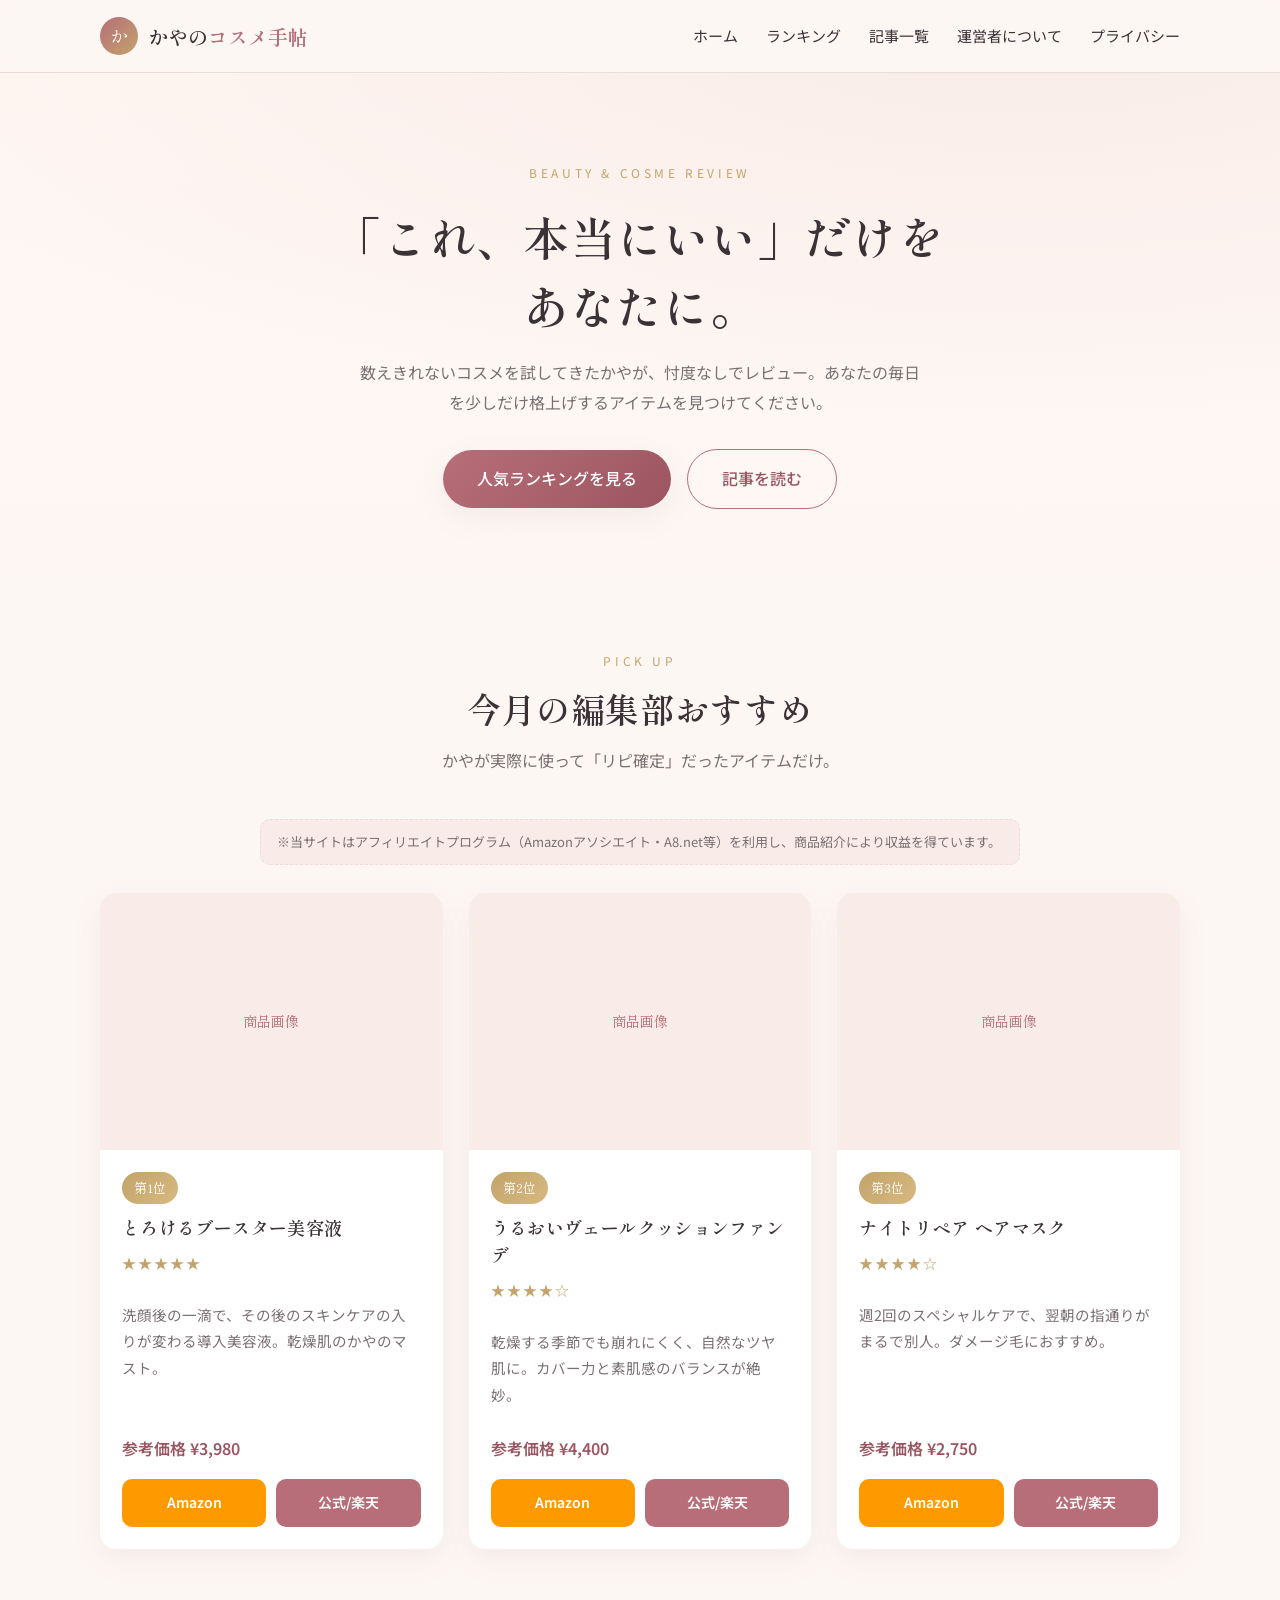
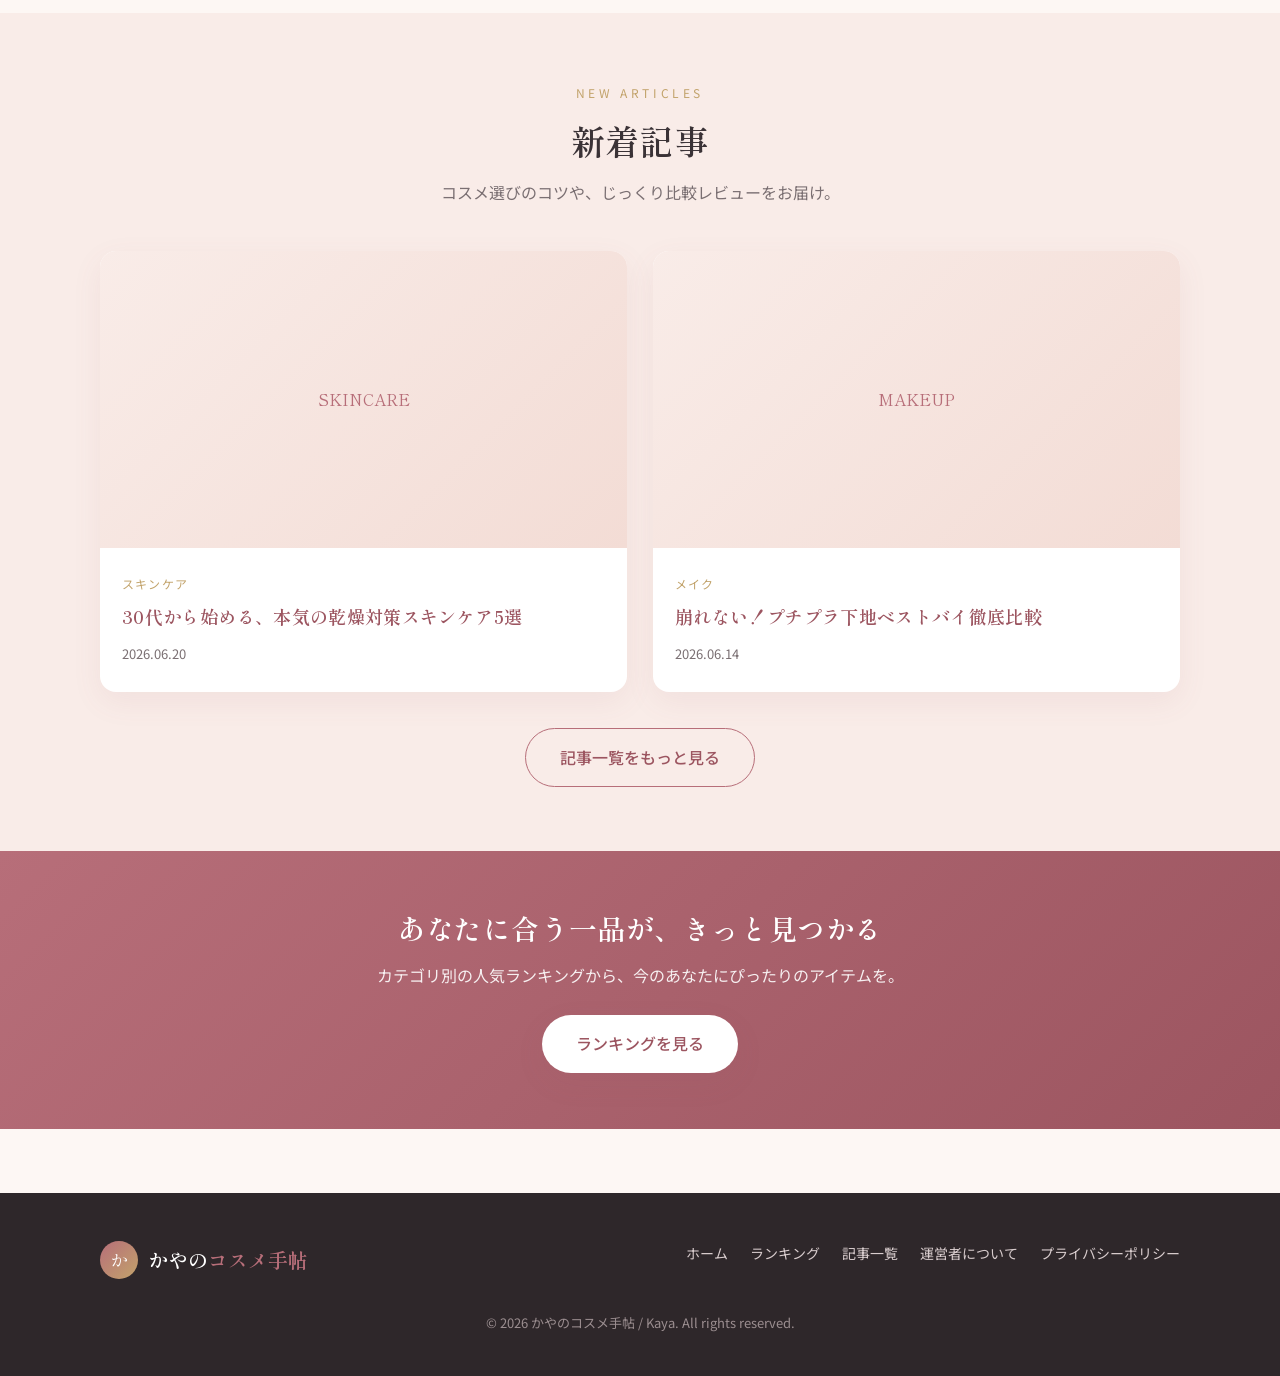
<file: index.html>
<!DOCTYPE html>
<html lang="ja">
<head>
  <meta charset="UTF-8" />
  <meta name="viewport" content="width=device-width, initial-scale=1.0" />
  <title>かやのコスメ手帖 | 大人のための美容・コスメレビュー</title>
  <meta name="description" content="かやが本音でレビューする美容・コスメの情報サイト。スキンケア・メイク・ヘアケアのおすすめアイテムをランキングと記事でご紹介します。" />
  <link rel="preconnect" href="https://fonts.googleapis.com" />
  <link rel="preconnect" href="https://fonts.gstatic.com" crossorigin />
  <link href="https://fonts.googleapis.com/css2?family=Noto+Sans+JP:wght@400;500;700&family=Shippori+Mincho:wght@500;600;700&display=swap" rel="stylesheet" />
  <link rel="stylesheet" href="css/style.css" />
</head>
<body>

  <!-- ヘッダー -->
  <header class="site-header">
    <div class="container header-inner">
      <a class="brand" href="index.html">
        <span class="logo">か</span>
        <span class="name">かやの<span>コスメ手帖</span></span>
      </a>
      <button class="nav-toggle" aria-label="メニュー">☰</button>
      <nav class="nav">
        <a href="index.html">ホーム</a>
        <a href="ranking.html">ランキング</a>
        <a href="articles.html">記事一覧</a>
        <a href="about.html">運営者について</a>
        <a href="privacy.html">プライバシー</a>
      </nav>
    </div>
  </header>

  <!-- ヒーロー -->
  <section class="hero">
    <div class="container">
      <span class="eyebrow">Beauty &amp; Cosme Review</span>
      <h1>「これ、本当にいい」だけを<br />あなたに。</h1>
      <p>数えきれないコスメを試してきたかやが、忖度なしでレビュー。あなたの毎日を少しだけ格上げするアイテムを見つけてください。</p>
      <a class="btn" href="ranking.html">人気ランキングを見る</a>
      <a class="btn btn-ghost" href="articles.html" style="margin-left:12px;">記事を読む</a>
    </div>
  </section>

  <!-- 今月のおすすめ -->
  <section class="section">
    <div class="container">
      <div class="section-head">
        <span class="eyebrow">PICK UP</span>
        <h2>今月の編集部おすすめ</h2>
        <p>かやが実際に使って「リピ確定」だったアイテムだけ。</p>
      </div>
      <div class="pr-note container" style="max-width:760px;">
        ※当サイトはアフィリエイトプログラム（Amazonアソシエイト・A8.net等）を利用し、商品紹介により収益を得ています。
      </div>

      <div class="grid grid-3">
        <!-- ▼▼ 商品カード（コピーして増やせます）▼▼ -->
        <article class="card">
          <div class="thumb"><!-- <img src="assets/item1.jpg" alt="商品名"> -->商品画像</div>
          <div class="card-body">
            <span class="rank">第1位</span>
            <h3>とろけるブースター美容液</h3>
            <div class="stars">★★★★★</div>
            <p class="desc">洗顔後の一滴で、その後のスキンケアの入りが変わる導入美容液。乾燥肌のかやのマスト。</p>
            <span class="price">参考価格 ¥3,980</span>
            <div class="aff-buttons">
              <a class="aff-btn aff-amazon" href="#" rel="nofollow sponsored" target="_blank">Amazon</a>
              <a class="aff-btn aff-a8" href="#" rel="nofollow sponsored" target="_blank">公式/楽天</a>
            </div>
          </div>
        </article>

        <article class="card">
          <div class="thumb">商品画像</div>
          <div class="card-body">
            <span class="rank">第2位</span>
            <h3>うるおいヴェールクッションファンデ</h3>
            <div class="stars">★★★★☆</div>
            <p class="desc">乾燥する季節でも崩れにくく、自然なツヤ肌に。カバー力と素肌感のバランスが絶妙。</p>
            <span class="price">参考価格 ¥4,400</span>
            <div class="aff-buttons">
              <a class="aff-btn aff-amazon" href="#" rel="nofollow sponsored" target="_blank">Amazon</a>
              <a class="aff-btn aff-a8" href="#" rel="nofollow sponsored" target="_blank">公式/楽天</a>
            </div>
          </div>
        </article>

        <article class="card">
          <div class="thumb">商品画像</div>
          <div class="card-body">
            <span class="rank">第3位</span>
            <h3>ナイトリペア ヘアマスク</h3>
            <div class="stars">★★★★☆</div>
            <p class="desc">週2回のスペシャルケアで、翌朝の指通りがまるで別人。ダメージ毛におすすめ。</p>
            <span class="price">参考価格 ¥2,750</span>
            <div class="aff-buttons">
              <a class="aff-btn aff-amazon" href="#" rel="nofollow sponsored" target="_blank">Amazon</a>
              <a class="aff-btn aff-a8" href="#" rel="nofollow sponsored" target="_blank">公式/楽天</a>
            </div>
          </div>
        </article>
        <!-- ▲▲ ここまで ▲▲ -->
      </div>
    </div>
  </section>

  <!-- 新着記事 -->
  <section class="section" style="background:var(--bg-soft);">
    <div class="container">
      <div class="section-head">
        <span class="eyebrow">NEW ARTICLES</span>
        <h2>新着記事</h2>
        <p>コスメ選びのコツや、じっくり比較レビューをお届け。</p>
      </div>
      <div class="grid grid-2">
        <a class="article-card" href="articles/sample-skincare.html">
          <div class="thumb">SKINCARE</div>
          <div class="a-body">
            <span class="cat">スキンケア</span>
            <h3>30代から始める、本気の乾燥対策スキンケア5選</h3>
            <span class="date">2026.06.20</span>
          </div>
        </a>
        <a class="article-card" href="articles/sample-makeup.html">
          <div class="thumb">MAKEUP</div>
          <div class="a-body">
            <span class="cat">メイク</span>
            <h3>崩れない！プチプラ下地ベストバイ徹底比較</h3>
            <span class="date">2026.06.14</span>
          </div>
        </a>
      </div>
      <div style="text-align:center; margin-top:36px;">
        <a class="btn btn-ghost" href="articles.html">記事一覧をもっと見る</a>
      </div>
    </div>
  </section>

  <!-- CTA -->
  <section class="cta-band">
    <div class="container">
      <h2>あなたに合う一品が、きっと見つかる</h2>
      <p>カテゴリ別の人気ランキングから、今のあなたにぴったりのアイテムを。</p>
      <a class="btn" href="ranking.html">ランキングを見る</a>
    </div>
  </section>

  <!-- フッター -->
  <footer class="site-footer">
    <div class="container footer-grid">
      <a class="brand" href="index.html">
        <span class="logo">か</span>
        <span class="name">かやの<span style="color:var(--rose)">コスメ手帖</span></span>
      </a>
      <div class="footer-links">
        <a href="index.html">ホーム</a>
        <a href="ranking.html">ランキング</a>
        <a href="articles.html">記事一覧</a>
        <a href="about.html">運営者について</a>
        <a href="privacy.html">プライバシーポリシー</a>
      </div>
    </div>
    <p class="copy">© 2026 かやのコスメ手帖 / Kaya. All rights reserved.</p>
  </footer>

  <script src="js/main.js"></script>
</body>
</html>
</file>
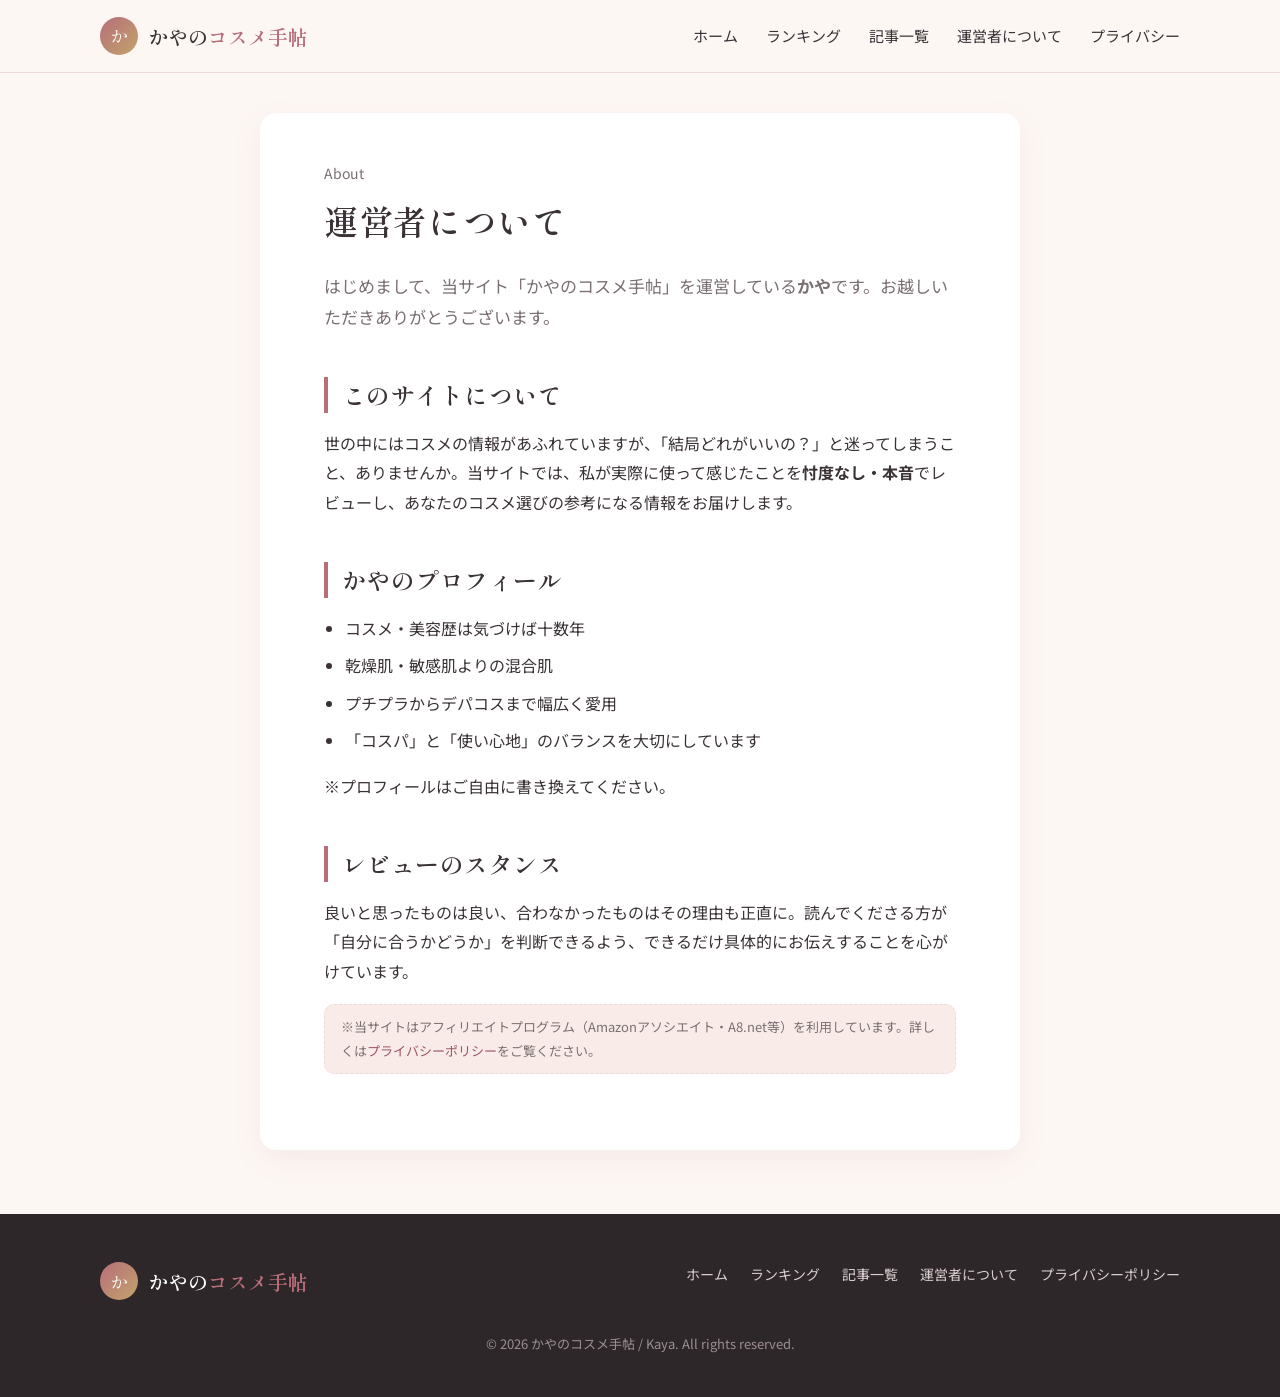
<file: about.html>
<!DOCTYPE html>
<html lang="ja">
<head>
  <meta charset="UTF-8" />
  <meta name="viewport" content="width=device-width, initial-scale=1.0" />
  <title>運営者について | かやのコスメ手帖</title>
  <meta name="description" content="「かやのコスメ手帖」運営者・かやのプロフィール。コスメ好きが本音でレビューをお届けします。" />
  <link rel="preconnect" href="https://fonts.googleapis.com" />
  <link rel="preconnect" href="https://fonts.gstatic.com" crossorigin />
  <link href="https://fonts.googleapis.com/css2?family=Noto+Sans+JP:wght@400;500;700&family=Shippori+Mincho:wght@500;600;700&display=swap" rel="stylesheet" />
  <link rel="stylesheet" href="css/style.css" />
</head>
<body>

  <header class="site-header">
    <div class="container header-inner">
      <a class="brand" href="index.html">
        <span class="logo">か</span>
        <span class="name">かやの<span>コスメ手帖</span></span>
      </a>
      <button class="nav-toggle" aria-label="メニュー">☰</button>
      <nav class="nav">
        <a href="index.html">ホーム</a>
        <a href="ranking.html">ランキング</a>
        <a href="articles.html">記事一覧</a>
        <a href="about.html">運営者について</a>
        <a href="privacy.html">プライバシー</a>
      </nav>
    </div>
  </header>

  <div class="post">
    <p class="meta">About</p>
    <h1>運営者について</h1>

    <p class="lead">はじめまして、当サイト「かやのコスメ手帖」を運営している<strong>かや</strong>です。お越しいただきありがとうございます。</p>

    <h2>このサイトについて</h2>
    <p>世の中にはコスメの情報があふれていますが、「結局どれがいいの？」と迷ってしまうこと、ありませんか。当サイトでは、私が実際に使って感じたことを<strong>忖度なし・本音</strong>でレビューし、あなたのコスメ選びの参考になる情報をお届けします。</p>

    <h2>かやのプロフィール</h2>
    <ul>
      <li>コスメ・美容歴は気づけば十数年</li>
      <li>乾燥肌・敏感肌よりの混合肌</li>
      <li>プチプラからデパコスまで幅広く愛用</li>
      <li>「コスパ」と「使い心地」のバランスを大切にしています</li>
    </ul>
    <p>※プロフィールはご自由に書き換えてください。</p>

    <h2>レビューのスタンス</h2>
    <p>良いと思ったものは良い、合わなかったものはその理由も正直に。読んでくださる方が「自分に合うかどうか」を判断できるよう、できるだけ具体的にお伝えすることを心がけています。</p>

    <div class="pr-note">
      ※当サイトはアフィリエイトプログラム（Amazonアソシエイト・A8.net等）を利用しています。詳しくは<a href="privacy.html">プライバシーポリシー</a>をご覧ください。
    </div>
  </div>

  <footer class="site-footer">
    <div class="container footer-grid">
      <a class="brand" href="index.html">
        <span class="logo">か</span>
        <span class="name">かやの<span style="color:var(--rose)">コスメ手帖</span></span>
      </a>
      <div class="footer-links">
        <a href="index.html">ホーム</a>
        <a href="ranking.html">ランキング</a>
        <a href="articles.html">記事一覧</a>
        <a href="about.html">運営者について</a>
        <a href="privacy.html">プライバシーポリシー</a>
      </div>
    </div>
    <p class="copy">© 2026 かやのコスメ手帖 / Kaya. All rights reserved.</p>
  </footer>

  <script src="js/main.js"></script>
</body>
</html>
</file>
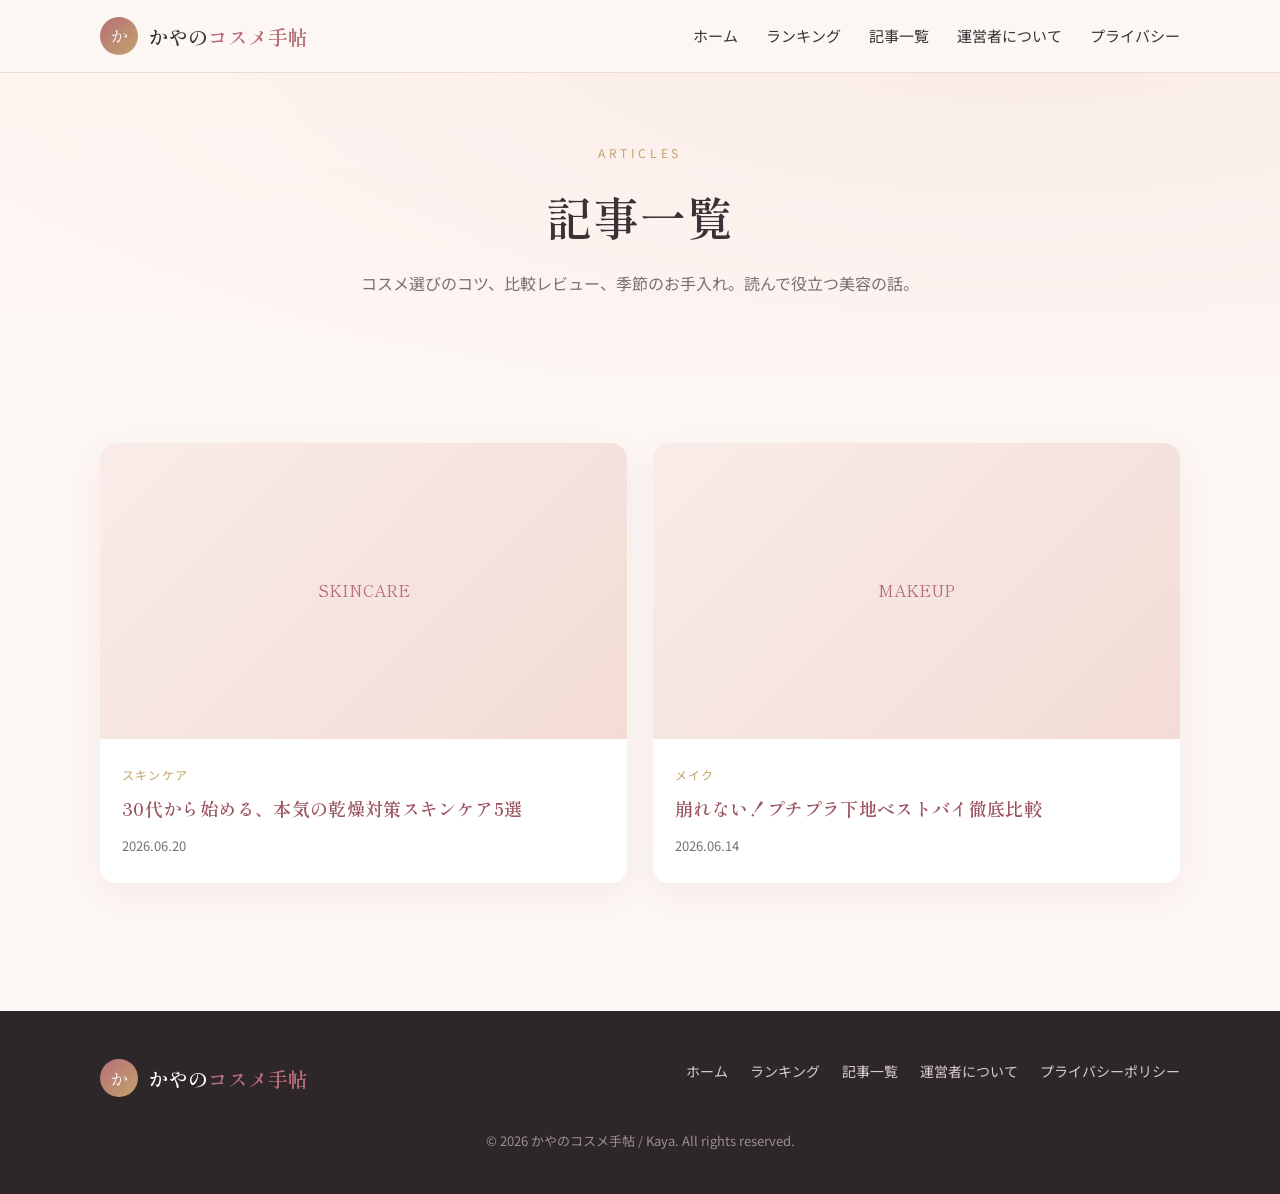
<file: articles.html>
<!DOCTYPE html>
<html lang="ja">
<head>
  <meta charset="UTF-8" />
  <meta name="viewport" content="width=device-width, initial-scale=1.0" />
  <title>記事一覧 | かやのコスメ手帖</title>
  <meta name="description" content="美容・コスメに関するレビュー記事や選び方のコツをまとめた記事一覧ページ。" />
  <link rel="preconnect" href="https://fonts.googleapis.com" />
  <link rel="preconnect" href="https://fonts.gstatic.com" crossorigin />
  <link href="https://fonts.googleapis.com/css2?family=Noto+Sans+JP:wght@400;500;700&family=Shippori+Mincho:wght@500;600;700&display=swap" rel="stylesheet" />
  <link rel="stylesheet" href="css/style.css" />
</head>
<body>

  <header class="site-header">
    <div class="container header-inner">
      <a class="brand" href="index.html">
        <span class="logo">か</span>
        <span class="name">かやの<span>コスメ手帖</span></span>
      </a>
      <button class="nav-toggle" aria-label="メニュー">☰</button>
      <nav class="nav">
        <a href="index.html">ホーム</a>
        <a href="ranking.html">ランキング</a>
        <a href="articles.html">記事一覧</a>
        <a href="about.html">運営者について</a>
        <a href="privacy.html">プライバシー</a>
      </nav>
    </div>
  </header>

  <section class="hero" style="padding:64px 0 48px;">
    <div class="container">
      <span class="eyebrow">Articles</span>
      <h1>記事一覧</h1>
      <p>コスメ選びのコツ、比較レビュー、季節のお手入れ。読んで役立つ美容の話。</p>
    </div>
  </section>

  <section class="section">
    <div class="container">
      <div class="grid grid-2">
        <a class="article-card" href="articles/sample-skincare.html">
          <div class="thumb">SKINCARE</div>
          <div class="a-body">
            <span class="cat">スキンケア</span>
            <h3>30代から始める、本気の乾燥対策スキンケア5選</h3>
            <span class="date">2026.06.20</span>
          </div>
        </a>
        <a class="article-card" href="articles/sample-makeup.html">
          <div class="thumb">MAKEUP</div>
          <div class="a-body">
            <span class="cat">メイク</span>
            <h3>崩れない！プチプラ下地ベストバイ徹底比較</h3>
            <span class="date">2026.06.14</span>
          </div>
        </a>
        <!-- 新しい記事はこのブロックをコピーして追加してください -->
      </div>
    </div>
  </section>

  <footer class="site-footer">
    <div class="container footer-grid">
      <a class="brand" href="index.html">
        <span class="logo">か</span>
        <span class="name">かやの<span style="color:var(--rose)">コスメ手帖</span></span>
      </a>
      <div class="footer-links">
        <a href="index.html">ホーム</a>
        <a href="ranking.html">ランキング</a>
        <a href="articles.html">記事一覧</a>
        <a href="about.html">運営者について</a>
        <a href="privacy.html">プライバシーポリシー</a>
      </div>
    </div>
    <p class="copy">© 2026 かやのコスメ手帖 / Kaya. All rights reserved.</p>
  </footer>

  <script src="js/main.js"></script>
</body>
</html>
</file>
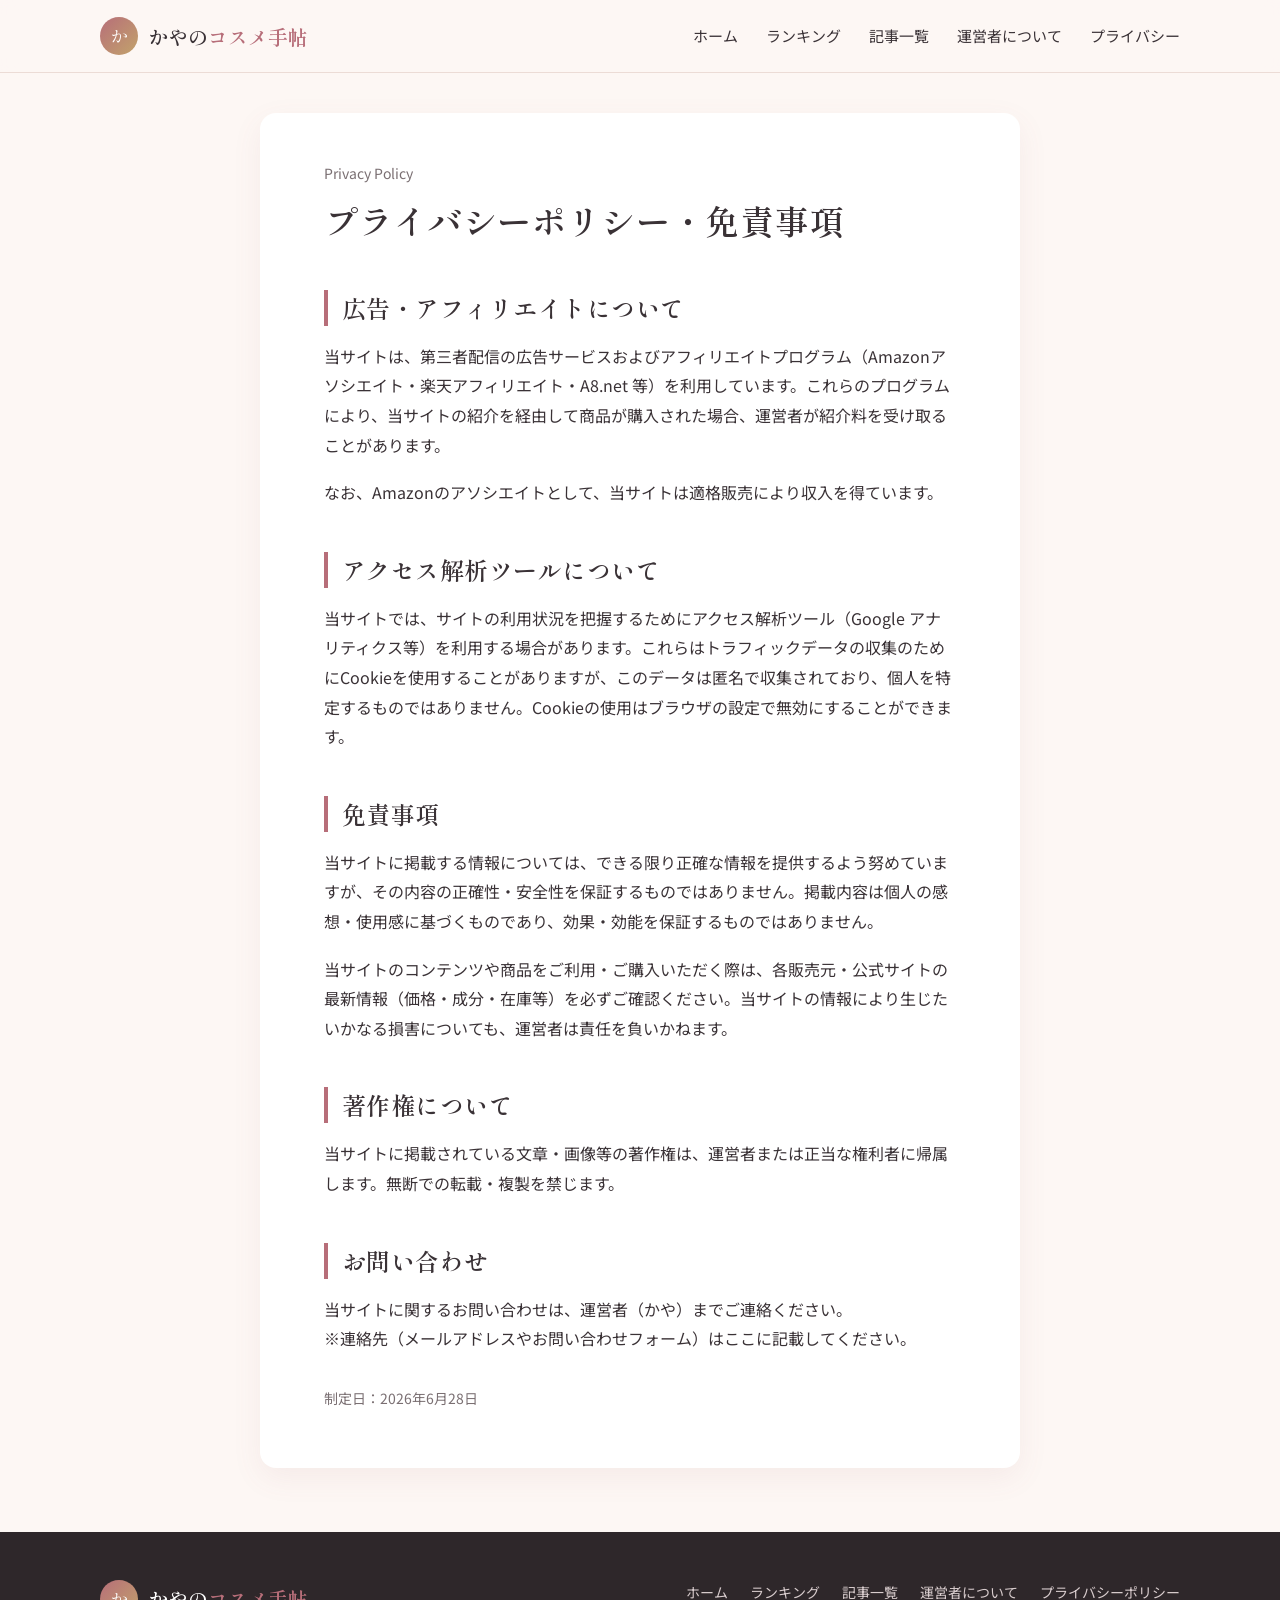
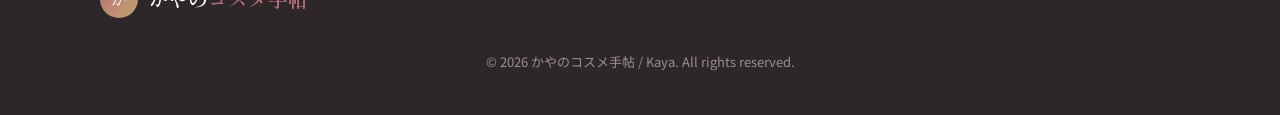
<file: privacy.html>
<!DOCTYPE html>
<html lang="ja">
<head>
  <meta charset="UTF-8" />
  <meta name="viewport" content="width=device-width, initial-scale=1.0" />
  <title>プライバシーポリシー・免責事項 | かやのコスメ手帖</title>
  <meta name="description" content="「かやのコスメ手帖」のプライバシーポリシー、アフィリエイトに関する表記、免責事項。" />
  <link rel="preconnect" href="https://fonts.googleapis.com" />
  <link rel="preconnect" href="https://fonts.gstatic.com" crossorigin />
  <link href="https://fonts.googleapis.com/css2?family=Noto+Sans+JP:wght@400;500;700&family=Shippori+Mincho:wght@500;600;700&display=swap" rel="stylesheet" />
  <link rel="stylesheet" href="css/style.css" />
</head>
<body>

  <header class="site-header">
    <div class="container header-inner">
      <a class="brand" href="index.html">
        <span class="logo">か</span>
        <span class="name">かやの<span>コスメ手帖</span></span>
      </a>
      <button class="nav-toggle" aria-label="メニュー">☰</button>
      <nav class="nav">
        <a href="index.html">ホーム</a>
        <a href="ranking.html">ランキング</a>
        <a href="articles.html">記事一覧</a>
        <a href="about.html">運営者について</a>
        <a href="privacy.html">プライバシー</a>
      </nav>
    </div>
  </header>

  <div class="post">
    <p class="meta">Privacy Policy</p>
    <h1>プライバシーポリシー・免責事項</h1>

    <h2>広告・アフィリエイトについて</h2>
    <p>当サイトは、第三者配信の広告サービスおよびアフィリエイトプログラム（Amazonアソシエイト・楽天アフィリエイト・A8.net 等）を利用しています。これらのプログラムにより、当サイトの紹介を経由して商品が購入された場合、運営者が紹介料を受け取ることがあります。</p>
    <p>なお、Amazonのアソシエイトとして、当サイトは適格販売により収入を得ています。</p>

    <h2>アクセス解析ツールについて</h2>
    <p>当サイトでは、サイトの利用状況を把握するためにアクセス解析ツール（Google アナリティクス等）を利用する場合があります。これらはトラフィックデータの収集のためにCookieを使用することがありますが、このデータは匿名で収集されており、個人を特定するものではありません。Cookieの使用はブラウザの設定で無効にすることができます。</p>

    <h2>免責事項</h2>
    <p>当サイトに掲載する情報については、できる限り正確な情報を提供するよう努めていますが、その内容の正確性・安全性を保証するものではありません。掲載内容は個人の感想・使用感に基づくものであり、効果・効能を保証するものではありません。</p>
    <p>当サイトのコンテンツや商品をご利用・ご購入いただく際は、各販売元・公式サイトの最新情報（価格・成分・在庫等）を必ずご確認ください。当サイトの情報により生じたいかなる損害についても、運営者は責任を負いかねます。</p>

    <h2>著作権について</h2>
    <p>当サイトに掲載されている文章・画像等の著作権は、運営者または正当な権利者に帰属します。無断での転載・複製を禁じます。</p>

    <h2>お問い合わせ</h2>
    <p>当サイトに関するお問い合わせは、運営者（かや）までご連絡ください。<br />
      ※連絡先（メールアドレスやお問い合わせフォーム）はここに記載してください。</p>

    <p class="meta" style="margin-top:32px;">制定日：2026年6月28日</p>
  </div>

  <footer class="site-footer">
    <div class="container footer-grid">
      <a class="brand" href="index.html">
        <span class="logo">か</span>
        <span class="name">かやの<span style="color:var(--rose)">コスメ手帖</span></span>
      </a>
      <div class="footer-links">
        <a href="index.html">ホーム</a>
        <a href="ranking.html">ランキング</a>
        <a href="articles.html">記事一覧</a>
        <a href="about.html">運営者について</a>
        <a href="privacy.html">プライバシーポリシー</a>
      </div>
    </div>
    <p class="copy">© 2026 かやのコスメ手帖 / Kaya. All rights reserved.</p>
  </footer>

  <script src="js/main.js"></script>
</body>
</html>
</file>
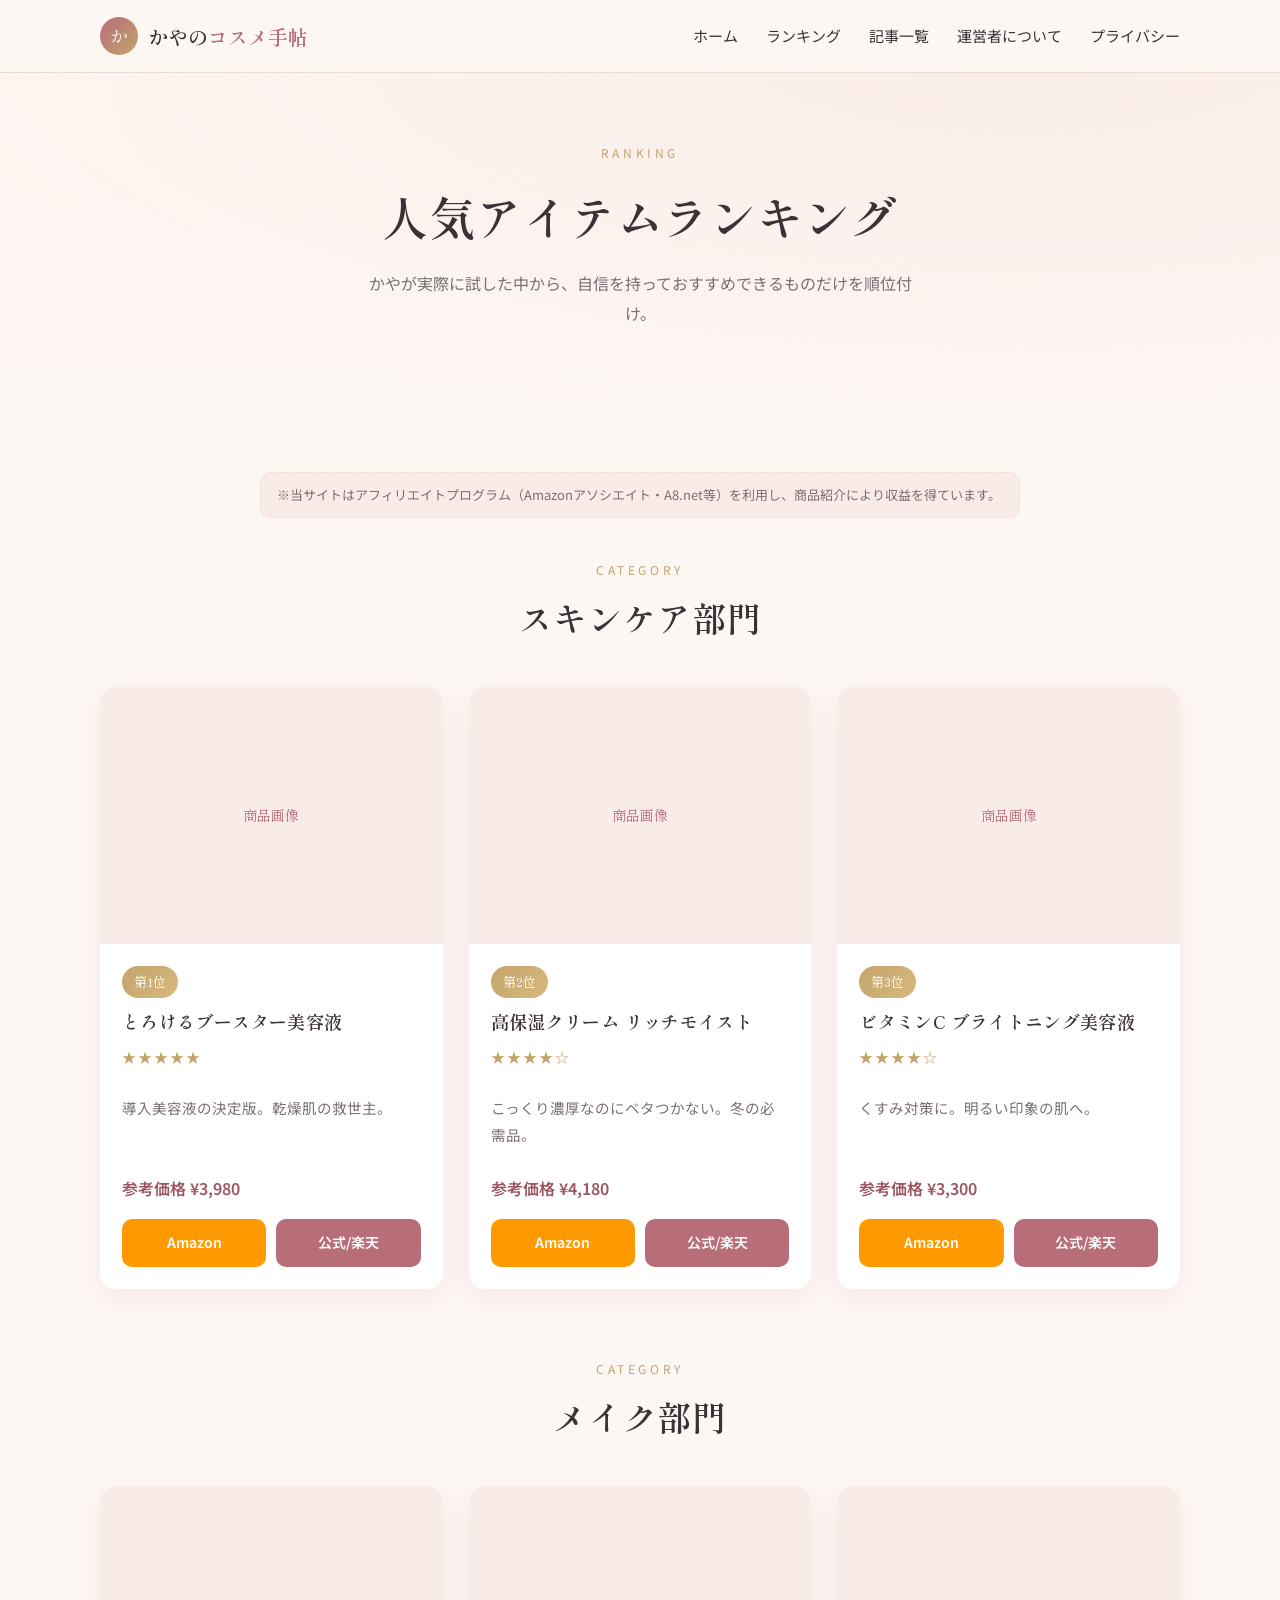
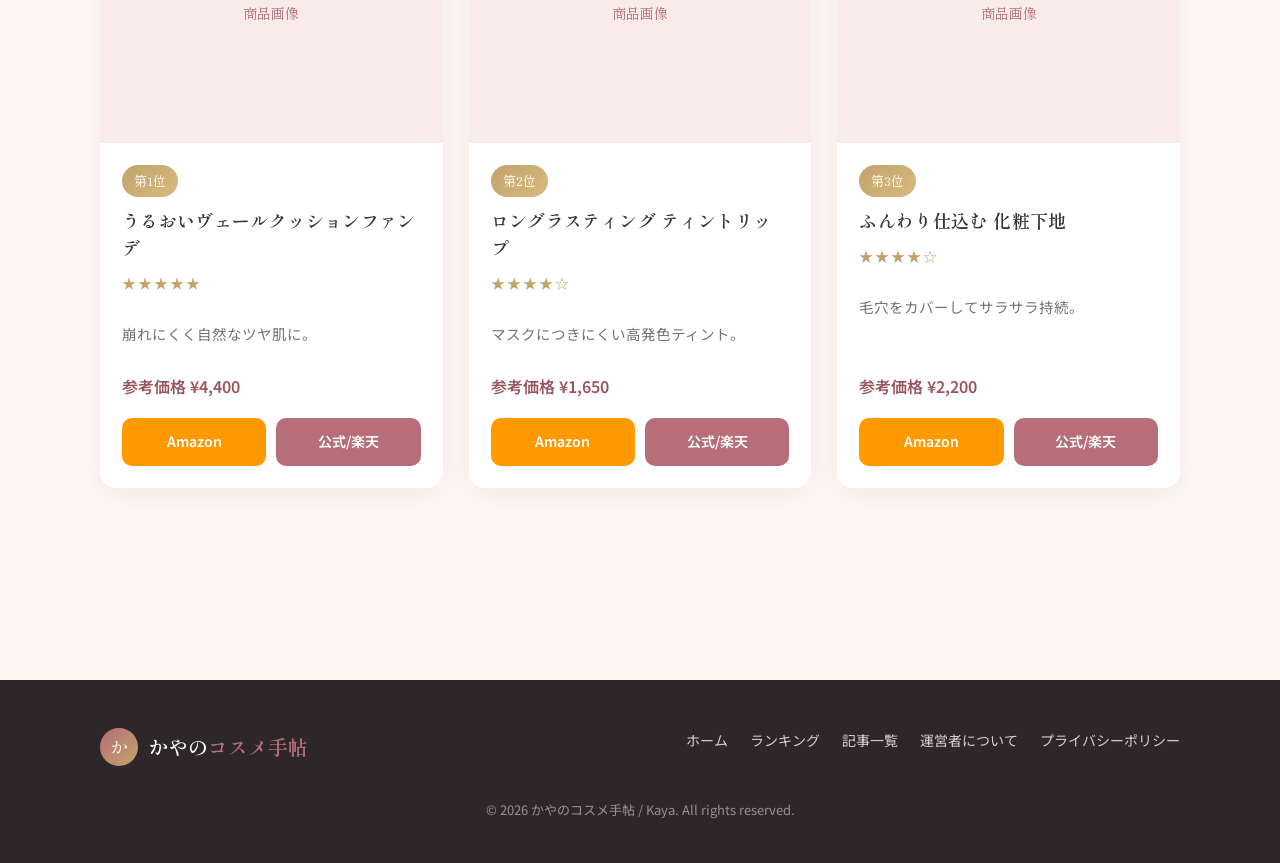
<file: ranking.html>
<!DOCTYPE html>
<html lang="ja">
<head>
  <meta charset="UTF-8" />
  <meta name="viewport" content="width=device-width, initial-scale=1.0" />
  <title>人気ランキング | かやのコスメ手帖</title>
  <meta name="description" content="かやが厳選した美容・コスメの人気ランキング。スキンケア・メイク・ヘアケアのおすすめアイテムを順位つきでご紹介。" />
  <link rel="preconnect" href="https://fonts.googleapis.com" />
  <link rel="preconnect" href="https://fonts.gstatic.com" crossorigin />
  <link href="https://fonts.googleapis.com/css2?family=Noto+Sans+JP:wght@400;500;700&family=Shippori+Mincho:wght@500;600;700&display=swap" rel="stylesheet" />
  <link rel="stylesheet" href="css/style.css" />
</head>
<body>

  <header class="site-header">
    <div class="container header-inner">
      <a class="brand" href="index.html">
        <span class="logo">か</span>
        <span class="name">かやの<span>コスメ手帖</span></span>
      </a>
      <button class="nav-toggle" aria-label="メニュー">☰</button>
      <nav class="nav">
        <a href="index.html">ホーム</a>
        <a href="ranking.html">ランキング</a>
        <a href="articles.html">記事一覧</a>
        <a href="about.html">運営者について</a>
        <a href="privacy.html">プライバシー</a>
      </nav>
    </div>
  </header>

  <section class="hero" style="padding:64px 0 48px;">
    <div class="container">
      <span class="eyebrow">Ranking</span>
      <h1>人気アイテムランキング</h1>
      <p>かやが実際に試した中から、自信を持っておすすめできるものだけを順位付け。</p>
    </div>
  </section>

  <section class="section">
    <div class="container">
      <div class="pr-note" style="max-width:760px; margin:0 auto 36px;">
        ※当サイトはアフィリエイトプログラム（Amazonアソシエイト・A8.net等）を利用し、商品紹介により収益を得ています。
      </div>

      <!-- スキンケア部門 -->
      <div class="section-head"><span class="eyebrow">CATEGORY</span><h2>スキンケア部門</h2></div>
      <div class="grid grid-3" style="margin-bottom:64px;">
        <article class="card">
          <div class="thumb">商品画像</div>
          <div class="card-body">
            <span class="rank">第1位</span>
            <h3>とろけるブースター美容液</h3>
            <div class="stars">★★★★★</div>
            <p class="desc">導入美容液の決定版。乾燥肌の救世主。</p>
            <span class="price">参考価格 ¥3,980</span>
            <div class="aff-buttons">
              <a class="aff-btn aff-amazon" href="#" rel="nofollow sponsored" target="_blank">Amazon</a>
              <a class="aff-btn aff-a8" href="#" rel="nofollow sponsored" target="_blank">公式/楽天</a>
            </div>
          </div>
        </article>
        <article class="card">
          <div class="thumb">商品画像</div>
          <div class="card-body">
            <span class="rank">第2位</span>
            <h3>高保湿クリーム リッチモイスト</h3>
            <div class="stars">★★★★☆</div>
            <p class="desc">こっくり濃厚なのにベタつかない。冬の必需品。</p>
            <span class="price">参考価格 ¥4,180</span>
            <div class="aff-buttons">
              <a class="aff-btn aff-amazon" href="#" rel="nofollow sponsored" target="_blank">Amazon</a>
              <a class="aff-btn aff-a8" href="#" rel="nofollow sponsored" target="_blank">公式/楽天</a>
            </div>
          </div>
        </article>
        <article class="card">
          <div class="thumb">商品画像</div>
          <div class="card-body">
            <span class="rank">第3位</span>
            <h3>ビタミンC ブライトニング美容液</h3>
            <div class="stars">★★★★☆</div>
            <p class="desc">くすみ対策に。明るい印象の肌へ。</p>
            <span class="price">参考価格 ¥3,300</span>
            <div class="aff-buttons">
              <a class="aff-btn aff-amazon" href="#" rel="nofollow sponsored" target="_blank">Amazon</a>
              <a class="aff-btn aff-a8" href="#" rel="nofollow sponsored" target="_blank">公式/楽天</a>
            </div>
          </div>
        </article>
      </div>

      <!-- メイク部門 -->
      <div class="section-head"><span class="eyebrow">CATEGORY</span><h2>メイク部門</h2></div>
      <div class="grid grid-3" style="margin-bottom:64px;">
        <article class="card">
          <div class="thumb">商品画像</div>
          <div class="card-body">
            <span class="rank">第1位</span>
            <h3>うるおいヴェールクッションファンデ</h3>
            <div class="stars">★★★★★</div>
            <p class="desc">崩れにくく自然なツヤ肌に。</p>
            <span class="price">参考価格 ¥4,400</span>
            <div class="aff-buttons">
              <a class="aff-btn aff-amazon" href="#" rel="nofollow sponsored" target="_blank">Amazon</a>
              <a class="aff-btn aff-a8" href="#" rel="nofollow sponsored" target="_blank">公式/楽天</a>
            </div>
          </div>
        </article>
        <article class="card">
          <div class="thumb">商品画像</div>
          <div class="card-body">
            <span class="rank">第2位</span>
            <h3>ロングラスティング ティントリップ</h3>
            <div class="stars">★★★★☆</div>
            <p class="desc">マスクにつきにくい高発色ティント。</p>
            <span class="price">参考価格 ¥1,650</span>
            <div class="aff-buttons">
              <a class="aff-btn aff-amazon" href="#" rel="nofollow sponsored" target="_blank">Amazon</a>
              <a class="aff-btn aff-a8" href="#" rel="nofollow sponsored" target="_blank">公式/楽天</a>
            </div>
          </div>
        </article>
        <article class="card">
          <div class="thumb">商品画像</div>
          <div class="card-body">
            <span class="rank">第3位</span>
            <h3>ふんわり仕込む 化粧下地</h3>
            <div class="stars">★★★★☆</div>
            <p class="desc">毛穴をカバーしてサラサラ持続。</p>
            <span class="price">参考価格 ¥2,200</span>
            <div class="aff-buttons">
              <a class="aff-btn aff-amazon" href="#" rel="nofollow sponsored" target="_blank">Amazon</a>
              <a class="aff-btn aff-a8" href="#" rel="nofollow sponsored" target="_blank">公式/楽天</a>
            </div>
          </div>
        </article>
      </div>
    </div>
  </section>

  <footer class="site-footer">
    <div class="container footer-grid">
      <a class="brand" href="index.html">
        <span class="logo">か</span>
        <span class="name">かやの<span style="color:var(--rose)">コスメ手帖</span></span>
      </a>
      <div class="footer-links">
        <a href="index.html">ホーム</a>
        <a href="ranking.html">ランキング</a>
        <a href="articles.html">記事一覧</a>
        <a href="about.html">運営者について</a>
        <a href="privacy.html">プライバシーポリシー</a>
      </div>
    </div>
    <p class="copy">© 2026 かやのコスメ手帖 / Kaya. All rights reserved.</p>
  </footer>

  <script src="js/main.js"></script>
</body>
</html>
</file>
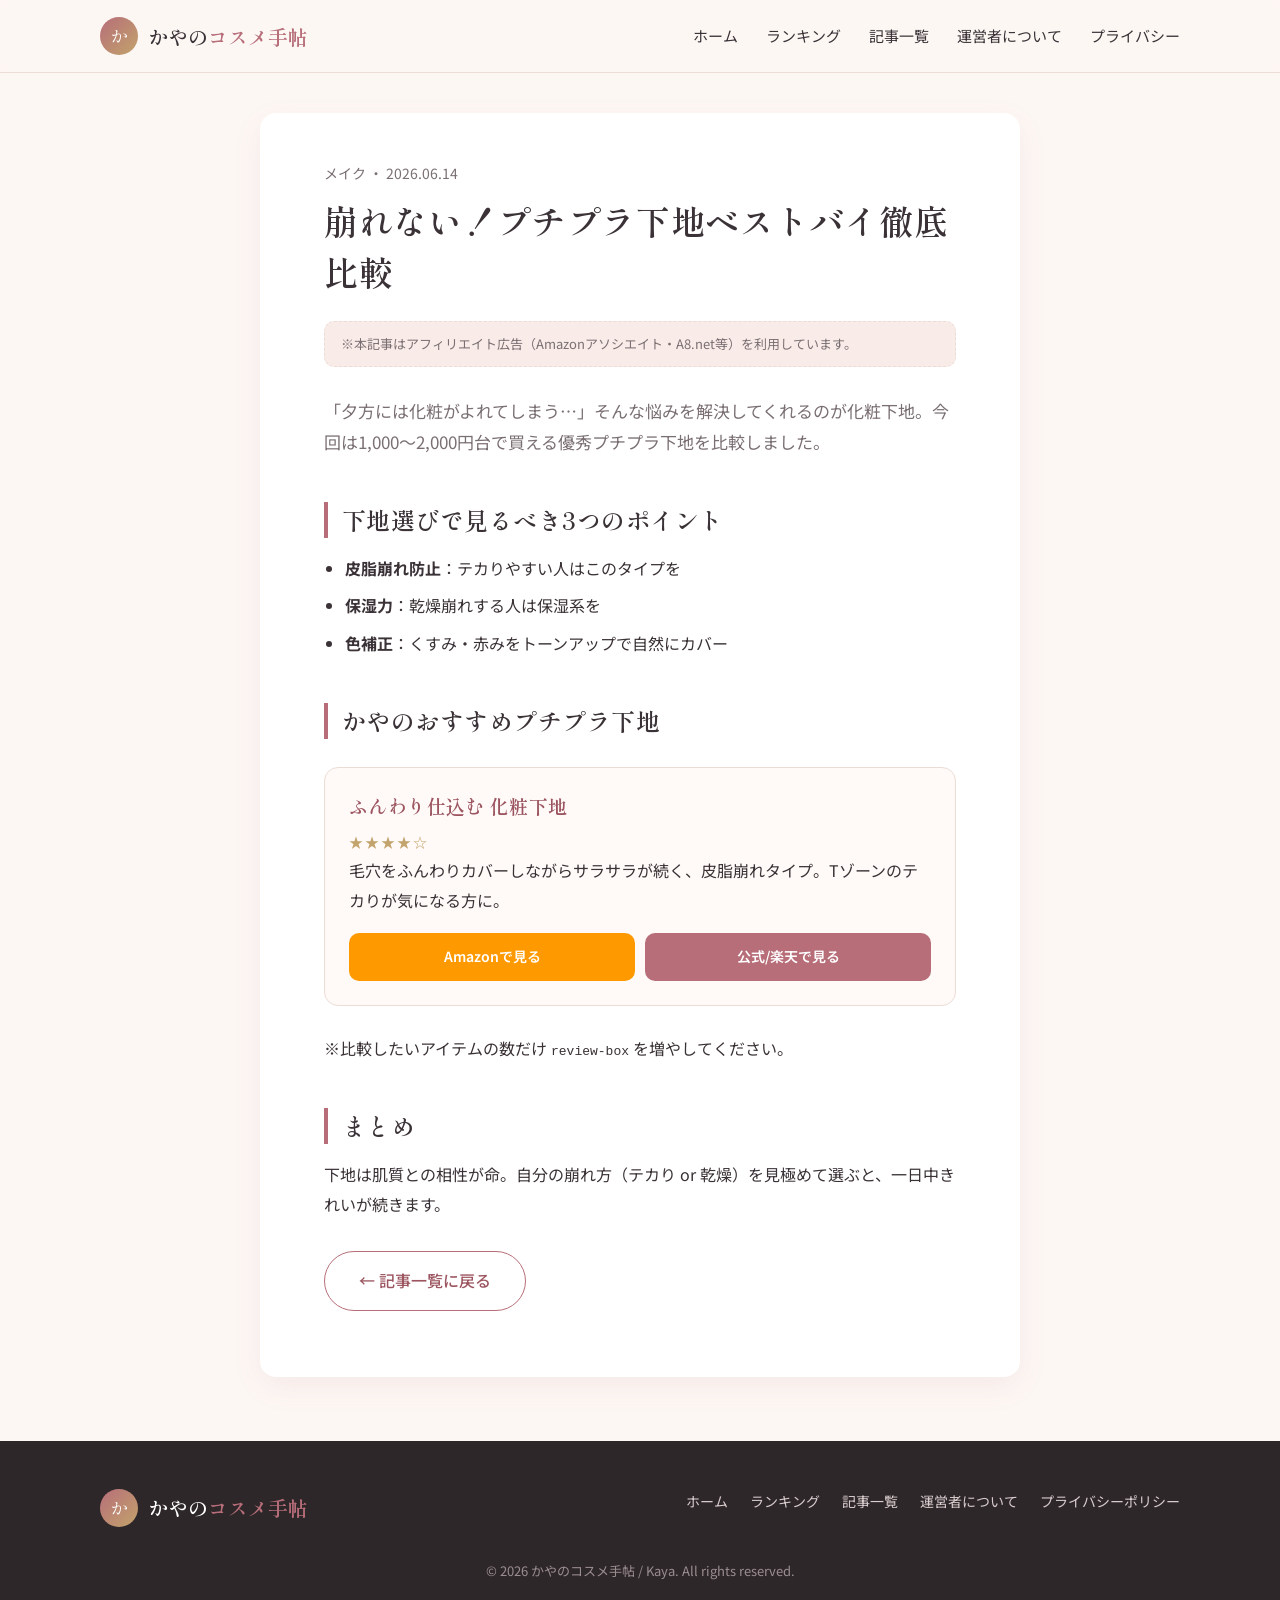
<file: articles/sample-makeup.html>
<!DOCTYPE html>
<html lang="ja">
<head>
  <meta charset="UTF-8" />
  <meta name="viewport" content="width=device-width, initial-scale=1.0" />
  <title>崩れない！プチプラ下地ベストバイ徹底比較 | かやのコスメ手帖</title>
  <meta name="description" content="一日中崩れにくいプチプラ化粧下地を、かやが実際に比較レビュー。コスパ重視の方におすすめです。" />
  <link rel="preconnect" href="https://fonts.googleapis.com" />
  <link rel="preconnect" href="https://fonts.gstatic.com" crossorigin />
  <link href="https://fonts.googleapis.com/css2?family=Noto+Sans+JP:wght@400;500;700&family=Shippori+Mincho:wght@500;600;700&display=swap" rel="stylesheet" />
  <link rel="stylesheet" href="../css/style.css" />
</head>
<body>

  <header class="site-header">
    <div class="container header-inner">
      <a class="brand" href="../index.html">
        <span class="logo">か</span>
        <span class="name">かやの<span>コスメ手帖</span></span>
      </a>
      <button class="nav-toggle" aria-label="メニュー">☰</button>
      <nav class="nav">
        <a href="../index.html">ホーム</a>
        <a href="../ranking.html">ランキング</a>
        <a href="../articles.html">記事一覧</a>
        <a href="../about.html">運営者について</a>
        <a href="../privacy.html">プライバシー</a>
      </nav>
    </div>
  </header>

  <article class="post">
    <p class="meta">メイク ・ 2026.06.14</p>
    <h1>崩れない！プチプラ下地ベストバイ徹底比較</h1>

    <div class="pr-note">
      ※本記事はアフィリエイト広告（Amazonアソシエイト・A8.net等）を利用しています。
    </div>

    <p class="lead">「夕方には化粧がよれてしまう…」そんな悩みを解決してくれるのが化粧下地。今回は1,000〜2,000円台で買える優秀プチプラ下地を比較しました。</p>

    <h2>下地選びで見るべき3つのポイント</h2>
    <ul>
      <li><strong>皮脂崩れ防止</strong>：テカりやすい人はこのタイプを</li>
      <li><strong>保湿力</strong>：乾燥崩れする人は保湿系を</li>
      <li><strong>色補正</strong>：くすみ・赤みをトーンアップで自然にカバー</li>
    </ul>

    <h2>かやのおすすめプチプラ下地</h2>

    <div class="review-box">
      <h3>ふんわり仕込む 化粧下地</h3>
      <div class="stars">★★★★☆</div>
      <p>毛穴をふんわりカバーしながらサラサラが続く、皮脂崩れタイプ。Tゾーンのテカりが気になる方に。</p>
      <div class="aff-buttons">
        <a class="aff-btn aff-amazon" href="#" rel="nofollow sponsored" target="_blank">Amazonで見る</a>
        <a class="aff-btn aff-a8" href="#" rel="nofollow sponsored" target="_blank">公式/楽天で見る</a>
      </div>
    </div>

    <p>※比較したいアイテムの数だけ <code>review-box</code> を増やしてください。</p>

    <h2>まとめ</h2>
    <p>下地は肌質との相性が命。自分の崩れ方（テカり or 乾燥）を見極めて選ぶと、一日中きれいが続きます。</p>

    <p style="margin-top:32px;"><a class="btn btn-ghost" href="../articles.html">← 記事一覧に戻る</a></p>
  </article>

  <footer class="site-footer">
    <div class="container footer-grid">
      <a class="brand" href="../index.html">
        <span class="logo">か</span>
        <span class="name">かやの<span style="color:var(--rose)">コスメ手帖</span></span>
      </a>
      <div class="footer-links">
        <a href="../index.html">ホーム</a>
        <a href="../ranking.html">ランキング</a>
        <a href="../articles.html">記事一覧</a>
        <a href="../about.html">運営者について</a>
        <a href="../privacy.html">プライバシーポリシー</a>
      </div>
    </div>
    <p class="copy">© 2026 かやのコスメ手帖 / Kaya. All rights reserved.</p>
  </footer>

  <script src="../js/main.js"></script>
</body>
</html>
</file>
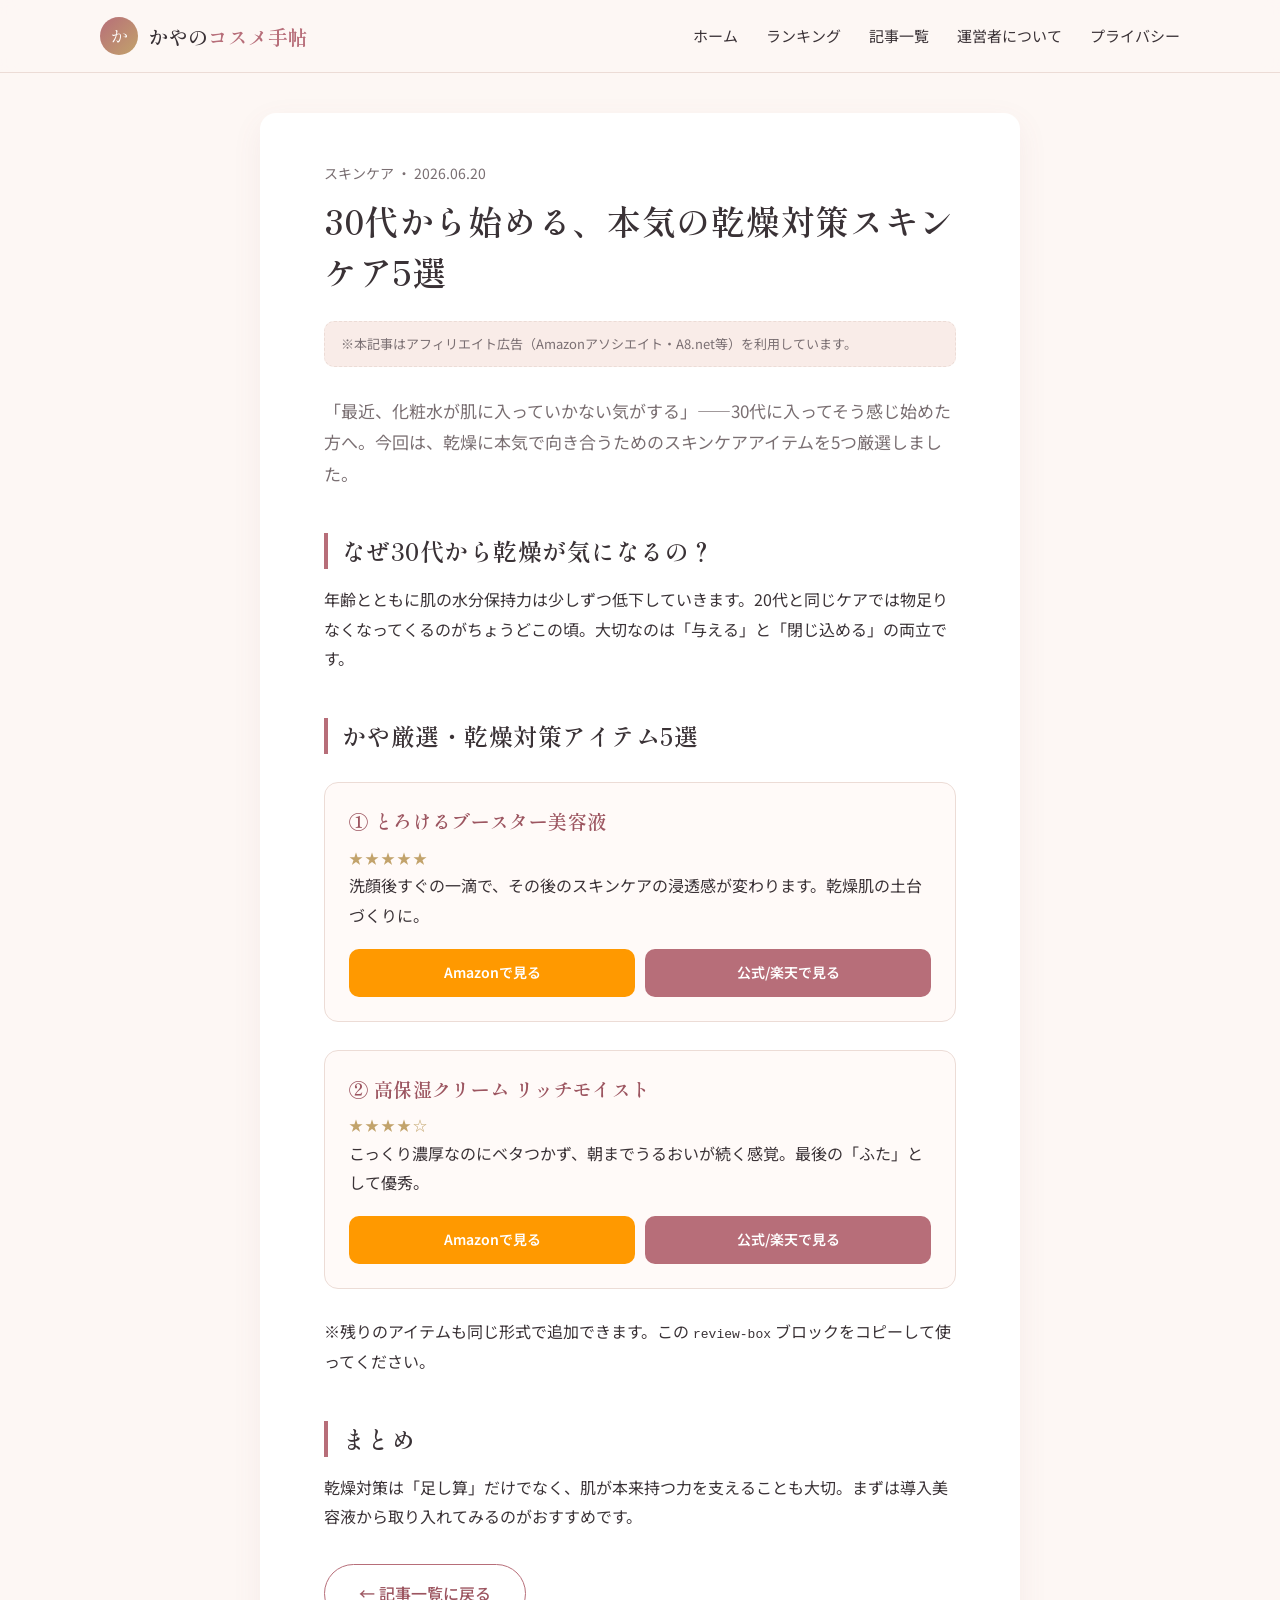
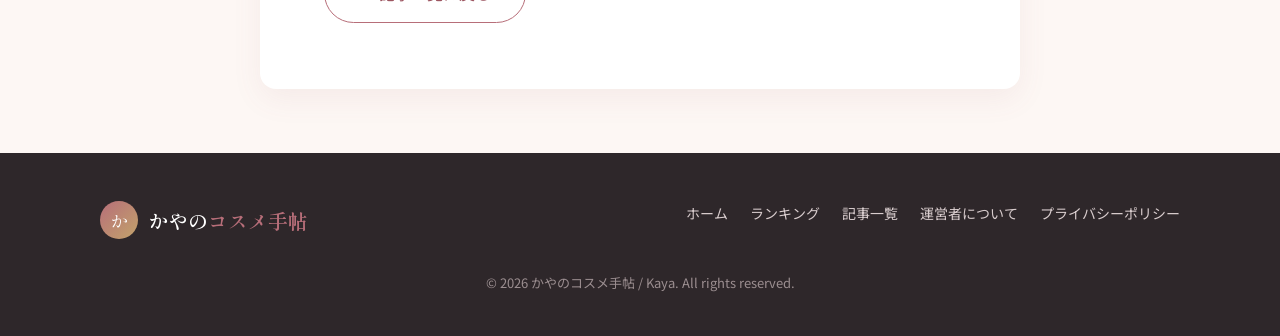
<file: articles/sample-skincare.html>
<!DOCTYPE html>
<html lang="ja">
<head>
  <meta charset="UTF-8" />
  <meta name="viewport" content="width=device-width, initial-scale=1.0" />
  <title>30代から始める、本気の乾燥対策スキンケア5選 | かやのコスメ手帖</title>
  <meta name="description" content="乾燥が気になる30代の肌に向けて、かやが本音で選んだ乾燥対策スキンケアアイテム5選を紹介します。" />
  <link rel="preconnect" href="https://fonts.googleapis.com" />
  <link rel="preconnect" href="https://fonts.gstatic.com" crossorigin />
  <link href="https://fonts.googleapis.com/css2?family=Noto+Sans+JP:wght@400;500;700&family=Shippori+Mincho:wght@500;600;700&display=swap" rel="stylesheet" />
  <link rel="stylesheet" href="../css/style.css" />
</head>
<body>

  <header class="site-header">
    <div class="container header-inner">
      <a class="brand" href="../index.html">
        <span class="logo">か</span>
        <span class="name">かやの<span>コスメ手帖</span></span>
      </a>
      <button class="nav-toggle" aria-label="メニュー">☰</button>
      <nav class="nav">
        <a href="../index.html">ホーム</a>
        <a href="../ranking.html">ランキング</a>
        <a href="../articles.html">記事一覧</a>
        <a href="../about.html">運営者について</a>
        <a href="../privacy.html">プライバシー</a>
      </nav>
    </div>
  </header>

  <article class="post">
    <p class="meta">スキンケア ・ 2026.06.20</p>
    <h1>30代から始める、本気の乾燥対策スキンケア5選</h1>

    <div class="pr-note">
      ※本記事はアフィリエイト広告（Amazonアソシエイト・A8.net等）を利用しています。
    </div>

    <p class="lead">「最近、化粧水が肌に入っていかない気がする」——30代に入ってそう感じ始めた方へ。今回は、乾燥に本気で向き合うためのスキンケアアイテムを5つ厳選しました。</p>

    <h2>なぜ30代から乾燥が気になるの？</h2>
    <p>年齢とともに肌の水分保持力は少しずつ低下していきます。20代と同じケアでは物足りなくなってくるのがちょうどこの頃。大切なのは「与える」と「閉じ込める」の両立です。</p>

    <h2>かや厳選・乾燥対策アイテム5選</h2>

    <div class="review-box">
      <h3>① とろけるブースター美容液</h3>
      <div class="stars">★★★★★</div>
      <p>洗顔後すぐの一滴で、その後のスキンケアの浸透感が変わります。乾燥肌の土台づくりに。</p>
      <div class="aff-buttons">
        <a class="aff-btn aff-amazon" href="#" rel="nofollow sponsored" target="_blank">Amazonで見る</a>
        <a class="aff-btn aff-a8" href="#" rel="nofollow sponsored" target="_blank">公式/楽天で見る</a>
      </div>
    </div>

    <div class="review-box">
      <h3>② 高保湿クリーム リッチモイスト</h3>
      <div class="stars">★★★★☆</div>
      <p>こっくり濃厚なのにベタつかず、朝までうるおいが続く感覚。最後の「ふた」として優秀。</p>
      <div class="aff-buttons">
        <a class="aff-btn aff-amazon" href="#" rel="nofollow sponsored" target="_blank">Amazonで見る</a>
        <a class="aff-btn aff-a8" href="#" rel="nofollow sponsored" target="_blank">公式/楽天で見る</a>
      </div>
    </div>

    <p>※残りのアイテムも同じ形式で追加できます。この <code>review-box</code> ブロックをコピーして使ってください。</p>

    <h2>まとめ</h2>
    <p>乾燥対策は「足し算」だけでなく、肌が本来持つ力を支えることも大切。まずは導入美容液から取り入れてみるのがおすすめです。</p>

    <p style="margin-top:32px;"><a class="btn btn-ghost" href="../articles.html">← 記事一覧に戻る</a></p>
  </article>

  <footer class="site-footer">
    <div class="container footer-grid">
      <a class="brand" href="../index.html">
        <span class="logo">か</span>
        <span class="name">かやの<span style="color:var(--rose)">コスメ手帖</span></span>
      </a>
      <div class="footer-links">
        <a href="../index.html">ホーム</a>
        <a href="../ranking.html">ランキング</a>
        <a href="../articles.html">記事一覧</a>
        <a href="../about.html">運営者について</a>
        <a href="../privacy.html">プライバシーポリシー</a>
      </div>
    </div>
    <p class="copy">© 2026 かやのコスメ手帖 / Kaya. All rights reserved.</p>
  </footer>

  <script src="../js/main.js"></script>
</body>
</html>
</file>
<file: css/style.css>
/* =========================================================
   かやのコスメ手帖 — 共通スタイル
   カラー: ローズ × クリーム × ゴールドの上品な配色
   ========================================================= */

:root {
  --bg: #fdf7f4;
  --bg-soft: #f9ece8;
  --card: #ffffff;
  --rose: #b76e79;       /* メインのローズ */
  --rose-deep: #9c5560;  /* 濃いローズ（ホバー等） */
  --gold: #c2a36b;       /* アクセントのゴールド */
  --text: #3a3236;
  --text-soft: #7a6f72;
  --line: #ecdcd6;
  --radius: 16px;
  --shadow: 0 10px 30px rgba(155, 85, 96, 0.08);
  --shadow-hover: 0 16px 40px rgba(155, 85, 96, 0.16);
  --maxw: 1080px;
}

* { box-sizing: border-box; }

html { scroll-behavior: smooth; }

body {
  margin: 0;
  font-family: "Noto Sans JP", -apple-system, BlinkMacSystemFont, "Segoe UI", sans-serif;
  color: var(--text);
  background: var(--bg);
  line-height: 1.85;
  -webkit-font-smoothing: antialiased;
}

h1, h2, h3, .serif {
  font-family: "Shippori Mincho", "Noto Serif JP", serif;
  font-weight: 600;
  letter-spacing: 0.02em;
  line-height: 1.5;
}

a { color: var(--rose-deep); text-decoration: none; transition: color .2s; }
a:hover { color: var(--rose); }

img { max-width: 100%; display: block; }

.container { width: 92%; max-width: var(--maxw); margin: 0 auto; }

/* ---------- ヘッダー ---------- */
.site-header {
  position: sticky; top: 0; z-index: 100;
  background: rgba(253, 247, 244, 0.9);
  backdrop-filter: blur(8px);
  border-bottom: 1px solid var(--line);
}
.header-inner {
  display: flex; align-items: center; justify-content: space-between;
  height: 72px;
}
.brand { display: flex; align-items: center; gap: 10px; font-family: "Shippori Mincho", serif; }
.brand .logo {
  width: 38px; height: 38px; border-radius: 50%;
  background: linear-gradient(135deg, var(--rose), var(--gold));
  display: grid; place-items: center; color: #fff; font-size: 18px;
}
.brand .name { font-size: 20px; font-weight: 600; color: var(--text); }
.brand .name span { color: var(--rose); }

.nav { display: flex; gap: 28px; align-items: center; }
.nav a { color: var(--text); font-size: 15px; position: relative; }
.nav a::after {
  content: ""; position: absolute; left: 0; bottom: -6px;
  width: 0; height: 2px; background: var(--rose); transition: width .25s;
}
.nav a:hover::after { width: 100%; }

.nav-toggle { display: none; background: none; border: none; cursor: pointer; font-size: 26px; color: var(--rose); }

/* ---------- ヒーロー ---------- */
.hero {
  background:
    radial-gradient(1200px 400px at 80% -10%, var(--bg-soft), transparent),
    linear-gradient(180deg, #fff6f2, var(--bg));
  padding: 84px 0 72px;
  text-align: center;
}
.hero .eyebrow {
  display: inline-block; letter-spacing: .3em; font-size: 12px;
  color: var(--gold); margin-bottom: 18px; text-transform: uppercase;
}
.hero h1 { font-size: clamp(28px, 5vw, 46px); margin: 0 0 18px; }
.hero p { color: var(--text-soft); max-width: 560px; margin: 0 auto 32px; }
.btn {
  display: inline-block; padding: 14px 34px; border-radius: 999px;
  background: linear-gradient(135deg, var(--rose), var(--rose-deep));
  color: #fff; font-weight: 500; box-shadow: var(--shadow);
  transition: transform .2s, box-shadow .2s;
}
.btn:hover { color: #fff; transform: translateY(-2px); box-shadow: var(--shadow-hover); }
.btn-ghost {
  background: transparent; color: var(--rose-deep);
  border: 1.5px solid var(--rose); box-shadow: none;
}
.btn-ghost:hover { background: var(--rose); color: #fff; }

/* ---------- セクション共通 ---------- */
.section { padding: 64px 0; }
.section-head { text-align: center; margin-bottom: 44px; }
.section-head .eyebrow { letter-spacing: .3em; font-size: 12px; color: var(--gold); }
.section-head h2 { font-size: clamp(24px, 4vw, 34px); margin: 8px 0 0; }
.section-head p { color: var(--text-soft); margin-top: 12px; }

/* ---------- 商品カード ---------- */
.grid { display: grid; gap: 26px; }
.grid-3 { grid-template-columns: repeat(3, 1fr); }
.grid-2 { grid-template-columns: repeat(2, 1fr); }

.card {
  background: var(--card); border-radius: var(--radius);
  box-shadow: var(--shadow); overflow: hidden;
  display: flex; flex-direction: column; transition: transform .25s, box-shadow .25s;
}
.card:hover { transform: translateY(-6px); box-shadow: var(--shadow-hover); }
.card .thumb {
  aspect-ratio: 4/3; background: var(--bg-soft);
  display: grid; place-items: center; color: var(--rose);
  font-family: "Shippori Mincho", serif; font-size: 14px;
}
.card .thumb img { width: 100%; height: 100%; object-fit: cover; }
.card-body { padding: 22px; display: flex; flex-direction: column; gap: 10px; flex: 1; }
.card .rank {
  align-self: flex-start; font-family: "Shippori Mincho", serif;
  font-size: 13px; color: #fff; background: linear-gradient(135deg, var(--gold), #d8b97f);
  padding: 4px 12px; border-radius: 999px;
}
.card h3 { font-size: 18px; margin: 0; }
.card .price { color: var(--rose-deep); font-weight: 600; }
.card .desc { color: var(--text-soft); font-size: 14.5px; flex: 1; }
.stars { color: var(--gold); letter-spacing: 2px; font-size: 14px; }

/* アフィリンクのボタン群 */
.aff-buttons { display: flex; gap: 10px; flex-wrap: wrap; margin-top: 6px; }
.aff-btn {
  flex: 1; min-width: 120px; text-align: center; padding: 11px 8px;
  border-radius: 10px; font-size: 14px; font-weight: 600; color: #fff;
}
.aff-amazon { background: #ff9900; }
.aff-amazon:hover { background: #e88a00; color:#fff; }
.aff-a8 { background: var(--rose); }
.aff-a8:hover { background: var(--rose-deep); color:#fff; }

/* ---------- 記事カード ---------- */
.article-card { background: var(--card); border-radius: var(--radius); overflow: hidden; box-shadow: var(--shadow); transition: transform .25s, box-shadow .25s; }
.article-card:hover { transform: translateY(-6px); box-shadow: var(--shadow-hover); }
.article-card .thumb { aspect-ratio: 16/9; background: linear-gradient(135deg, var(--bg-soft), #f3dcd5); display:grid; place-items:center; color: var(--rose); font-family:"Shippori Mincho",serif; }
.article-card .a-body { padding: 20px 22px 24px; }
.article-card .cat { font-size: 12px; color: var(--gold); letter-spacing: .1em; }
.article-card h3 { font-size: 18px; margin: 6px 0 8px; }
.article-card .date { font-size: 13px; color: var(--text-soft); }

/* ---------- 記事本文 ---------- */
.post { background: var(--card); border-radius: var(--radius); box-shadow: var(--shadow); padding: 48px clamp(20px, 5vw, 64px); margin: 40px auto; max-width: 760px; }
.post .meta { color: var(--text-soft); font-size: 14px; margin-bottom: 8px; }
.post h1 { font-size: clamp(24px, 4vw, 34px); margin: 0 0 24px; }
.post h2 { font-size: 24px; margin: 44px 0 16px; padding-left: 14px; border-left: 4px solid var(--rose); }
.post h3 { font-size: 19px; margin: 30px 0 10px; color: var(--rose-deep); }
.post p { margin: 0 0 18px; }
.post ul { padding-left: 1.3em; }
.post li { margin-bottom: 8px; }
.post .lead { font-size: 17px; color: var(--text-soft); }
.post img { border-radius: 12px; margin: 24px 0; }

/* PR / 広告表記バナー */
.pr-note {
  background: var(--bg-soft); color: var(--text-soft);
  font-size: 13px; padding: 10px 16px; border-radius: 10px;
  margin-bottom: 28px; border: 1px dashed var(--line);
}

/* レビューBOX（記事内の商品紹介枠） */
.review-box {
  border: 1px solid var(--line); border-radius: 14px; padding: 24px;
  margin: 28px 0; background: #fffaf8;
}
.review-box h3 { margin-top: 0; }

/* ---------- CTA帯 ---------- */
.cta-band {
  background: linear-gradient(135deg, var(--rose), var(--rose-deep));
  color: #fff; text-align: center; padding: 56px 0;
}
.cta-band h2 { color: #fff; font-size: 28px; margin: 0 0 12px; }
.cta-band p { opacity: .9; margin: 0 0 24px; }
.cta-band .btn { background: #fff; color: var(--rose-deep); }
.cta-band .btn:hover { background: #fff2ec; }

/* ---------- フッター ---------- */
.site-footer { background: #2e272a; color: #d9cdce; padding: 48px 0 28px; margin-top: 64px; }
.footer-grid { display: flex; justify-content: space-between; flex-wrap: wrap; gap: 28px; }
.site-footer .brand .name { color: #fff; }
.site-footer a { color: #d9cdce; font-size: 14px; }
.site-footer a:hover { color: #fff; }
.footer-links { display: flex; gap: 22px; flex-wrap: wrap; }
.copy { text-align: center; margin-top: 32px; font-size: 13px; color: #9b8e90; }

/* ---------- レスポンシブ ---------- */
@media (max-width: 820px) {
  .grid-3 { grid-template-columns: repeat(2, 1fr); }
}
@media (max-width: 640px) {
  .nav {
    position: absolute; top: 72px; left: 0; right: 0;
    flex-direction: column; gap: 0; background: var(--bg);
    border-bottom: 1px solid var(--line);
    max-height: 0; overflow: hidden; transition: max-height .3s;
  }
  .nav.open { max-height: 360px; }
  .nav a { padding: 16px 24px; width: 100%; border-top: 1px solid var(--line); }
  .nav-toggle { display: block; }
  .grid-3, .grid-2 { grid-template-columns: 1fr; }
  .footer-grid { flex-direction: column; }
}
</file>
